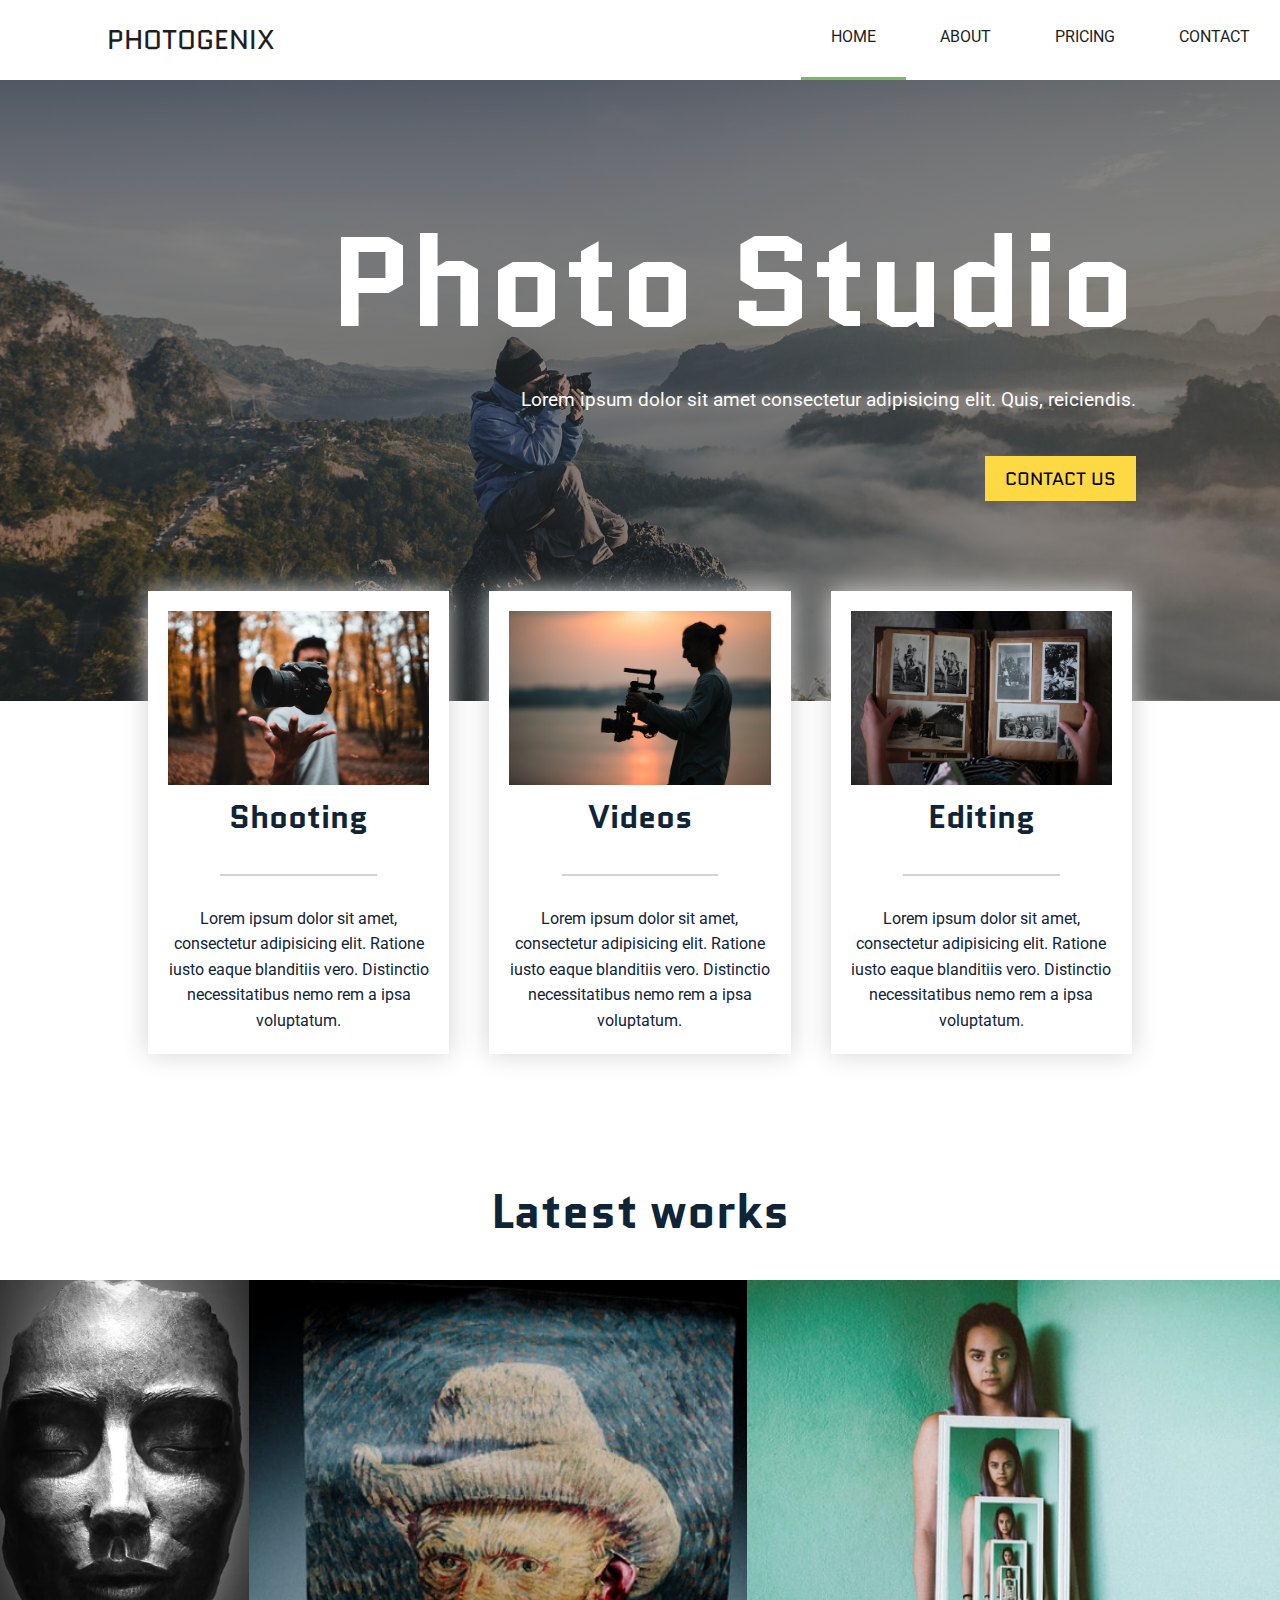
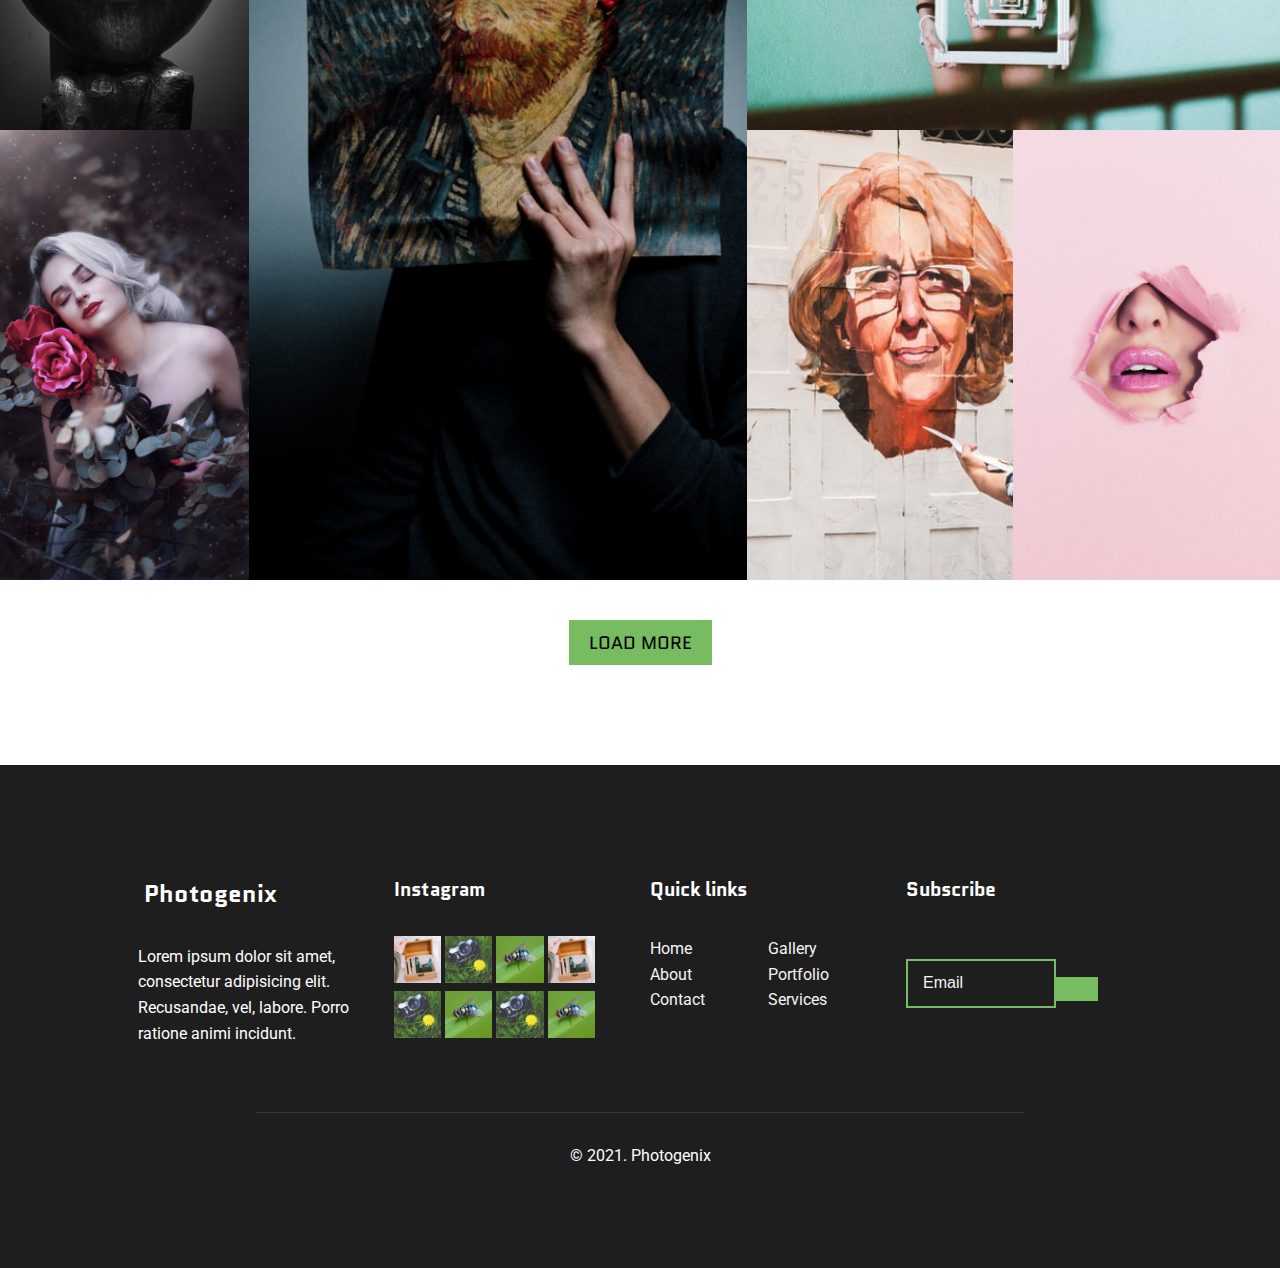
<file: index.html>
<!DOCTYPE html>
<html lang="en">
<head>
    <meta charset="UTF-8">
    <title>Photogenix</title>
    <meta name="viewport" content="width=device-width, initial-scale=1.0">
    <link rel="stylesheet" href="https://use.fontawesome.com/releases/v5.8.1/css/all.css" integrity="sha384-50oBUHEmvpQ+1lW4y57PTFmhCaXp0ML5d60M1M7uH2+nqUivzIebhndOJK28anvf" crossorigin="anonymous">
    <link rel="stylesheet" href="style.css">
</head>
<body>
    
    <!-- nav -->
    <nav>
        <a href="index.html" class="logo"><i class="fas fa-camera"></i>&nbsp;Photogenix</a>
        <ul>
            <li class="active"><a href="index.html">Home</a></li>
            <li><a href="about.html">About</a></li>
            <li><a href="pricing.html">Pricing</a></li>
            <li><a href="contact.html">Contact</a></li>
        </ul>
    </nav>
    <!-- header -->
    <header>
        <div class="container">
            <h1>Photo Studio</h1>
        <p>Lorem ipsum dolor sit amet consectetur adipisicing elit. Quis, reiciendis.</p>
        <button>Contact us</button>
        </div>
    </header>
    <!-- services -->
    <section class="services container">
        <article class="row">
            <div class="col-4">
                <div class="wrapper">
                    <img src="img/services1.jpg" alt="">
                    <div class="text">
                        <h3>Shooting</h3>
                        <p>Lorem ipsum dolor sit amet, consectetur adipisicing elit. Ratione iusto eaque blanditiis vero. Distinctio necessitatibus nemo rem a ipsa voluptatum.</p>
                    </div>
                </div>
            </div>
            <div class="col-4">
                <div class="wrapper">
                    <img src="img/services2.jpg" alt="">
                    <div class="text">
                        <h3>Videos</h3>
                        <p>Lorem ipsum dolor sit amet, consectetur adipisicing elit. Ratione iusto eaque blanditiis vero. Distinctio necessitatibus nemo rem a ipsa voluptatum.</p>
                    </div>
                </div>
            </div>
            <div class="col-4">
                <div class="wrapper">
                    <img src="img/services3.jpg" alt="">
                    <div class="text">
                        <h3>Editing</h3>
                        <p>Lorem ipsum dolor sit amet, consectetur adipisicing elit. Ratione iusto eaque blanditiis vero. Distinctio necessitatibus nemo rem a ipsa voluptatum.</p>
                    </div>
                </div>
            </div>
        </article>
    </section>
    <!-- works -->
    <section class="works">
        <h2>Latest works</h2>
        <div class="row">
            <div class="col-7">
                <div class="row">
                    <div class="col-4">
                        <div class="col works1"></div>
                        <div class="col works2"></div>
                    </div>
                    <div class="col-8">
                        <div class="col works3"></div>
                    </div>
                </div>
            </div>
            <div class="col-5">
                <div class="row">
                    <div class="col-12 works4"></div>
                </div>
                <div class="row">
                    <div class="col-6 works5"></div>
                    <div class="col-6 works6"></div>
                </div>
            </div>
        </div>
        <button>Load more</button>
    </section>
    <!-- footer -->
    <footer>
        <div class="container">
            <div class="row">
                <div class="col-3">
                    <h4><i class="fas fa-camera"></i>&nbsp;Photogenix</h4>
                    <p>Lorem ipsum dolor sit amet, consectetur adipisicing elit. Recusandae, vel, labore. Porro ratione animi incidunt.</p>
                    <a href=""><i class="fab fa-facebook-square"></i></a>
                    <a href=""><i class="fab fa-instagram"></i></a>
                    <a href=""><i class="fab fa-twitter"></i></a>
                    <a href=""><i class="fab fa-youtube-square"></i></a>
                </div>
                <div class="col-3">
                    <h5>Instagram</h5>
                    <img src="img/footer1.jpg" alt="">
                    <img src="img/footer2.jpg" alt="">
                    <img src="img/footer3.jpg" alt="">
                    <img src="img/footer1.jpg" alt="">
                    <img src="img/footer2.jpg" alt="">
                    <img src="img/footer3.jpg" alt="">
                    <img src="img/footer2.jpg" alt="">
                    <img src="img/footer3.jpg" alt="">
                </div>
                <div class="col-3">
                    <h5>Quick links</h5>
                    <div class="row">
                        <div class="col-6">
                            <ul>
                                <li><a href="index.html">Home</a></li>
                                <li><a href="about.html">About</a></li>
                                <li><a href="contact.html">Contact</a></li>
                            </ul>
                        </div>
                        <div class="col-6">
                            <ul>
                                <li><a href="">Gallery</a></li>
                                <li><a href="">Portfolio</a></li>
                                <li><a href="">Services</a></li>
                            </ul>
                        </div>
                    </div>
                </div>
                <div class="col-3">
                    <h5>Subscribe</h5>
                    <form>
                        <input type="email" placeholder="Email">
                        <button><i class="fas fa-paper-plane"></i></button>
                    </form>
                </div>
            </div>
        </div>
        <div class="row copy">
            <p>&copy; 2021. Photogenix</p>
        </div>
    </footer>
</body>
</html>
</file>
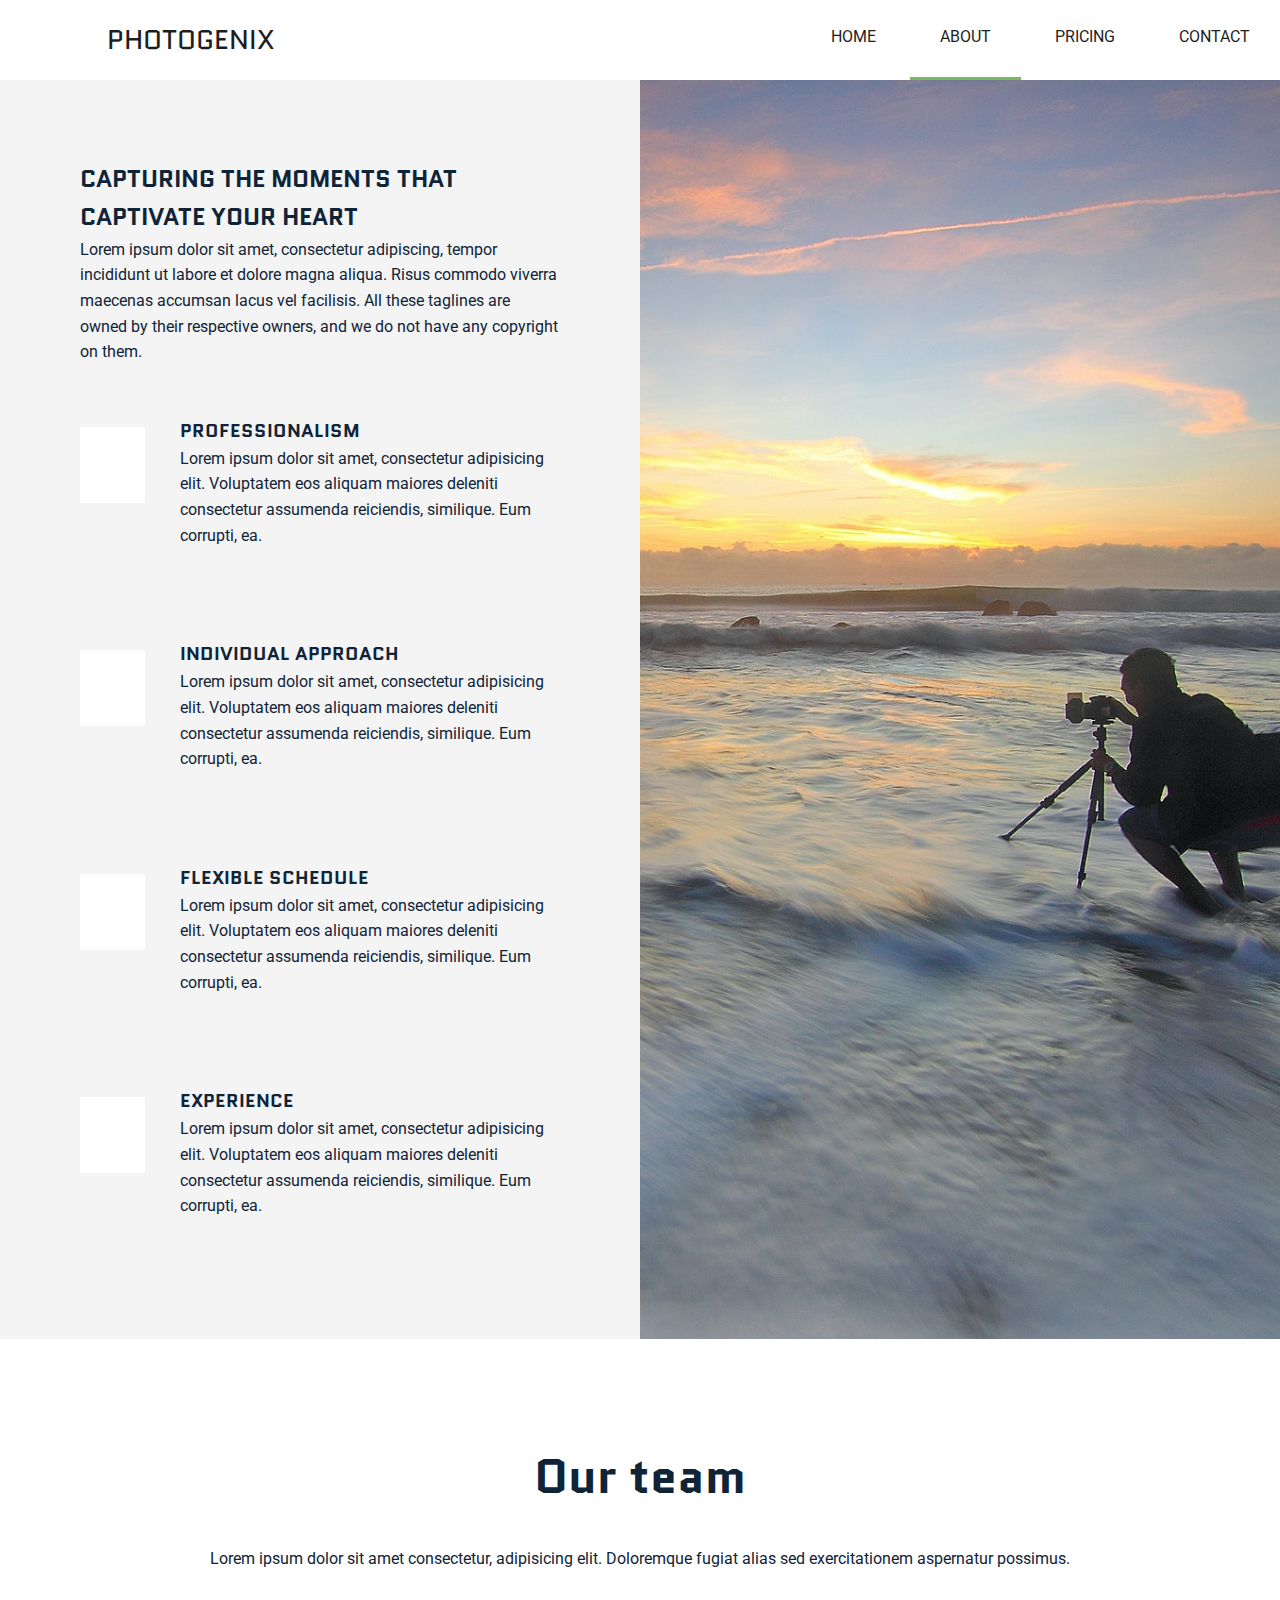
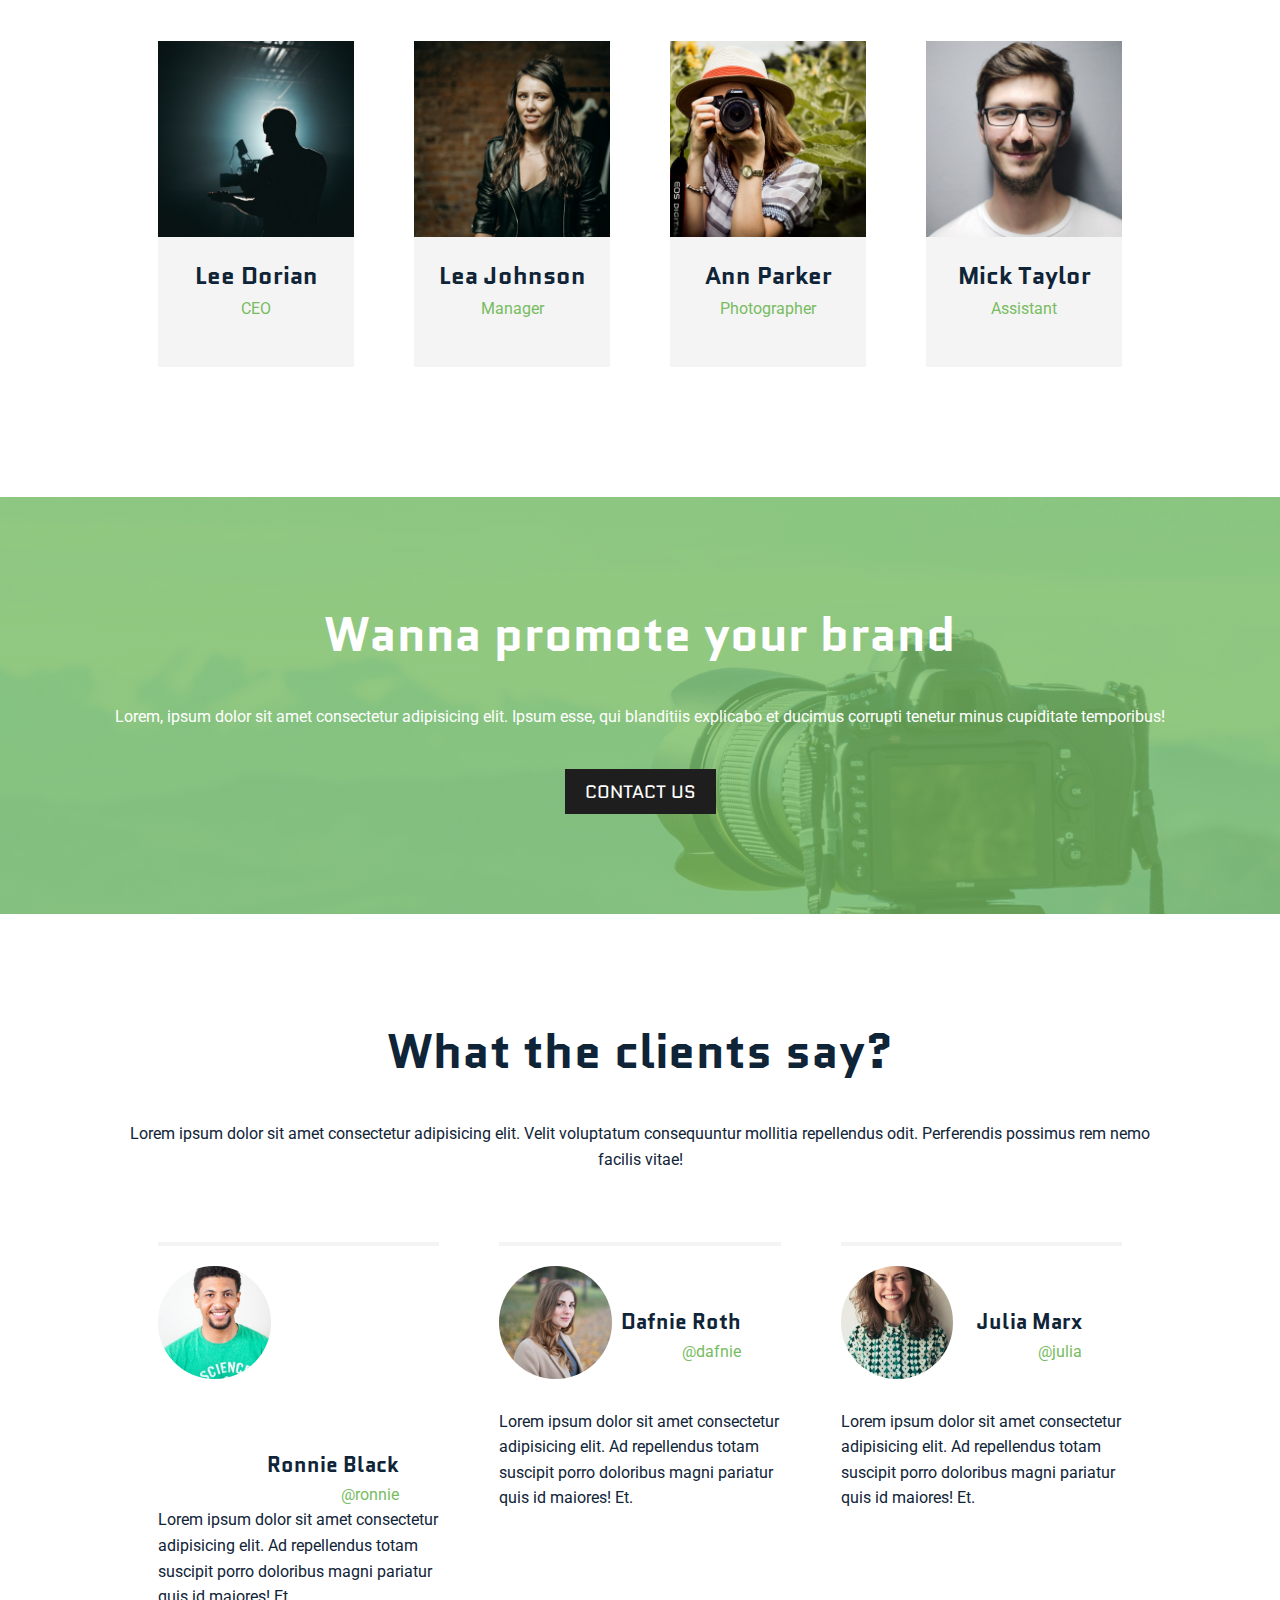
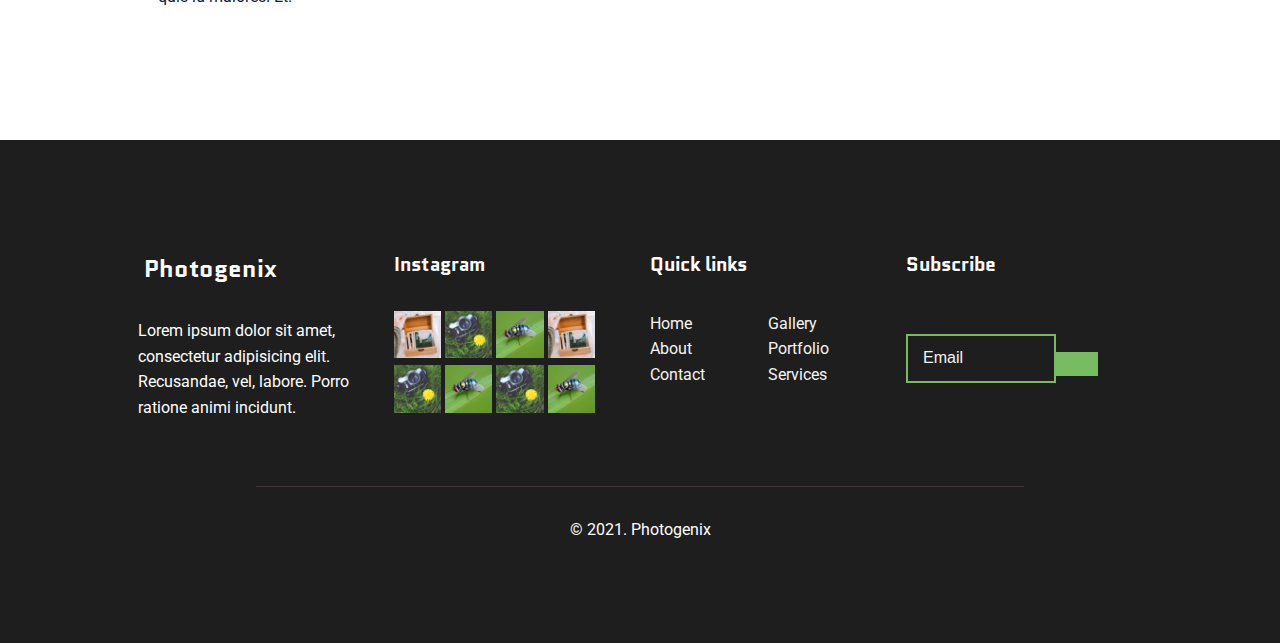
<file: about.html>
<!DOCTYPE html>
<html lang="en">
<head>
    <meta charset="UTF-8">
    <title>Photogenix</title>
    <meta name="viewport" content="width=device-width, initial-scale=1.0">
    <link rel="stylesheet" href="https://use.fontawesome.com/releases/v5.8.1/css/all.css" integrity="sha384-50oBUHEmvpQ+1lW4y57PTFmhCaXp0ML5d60M1M7uH2+nqUivzIebhndOJK28anvf" crossorigin="anonymous">
    <link rel="stylesheet" href="style.css">
</head>
<body>
    
    <!-- nav -->
    <nav>
        <a href="index.html" class="logo"><i class="fas fa-camera"></i>&nbsp;Photogenix</a>
        <ul>
            <li><a href="index.html">Home</a></li>
            <li class="active"><a href="about.html">About</a></li>
            <li><a href="pricing.html">Pricing</a></li>
            <li><a href="contact.html">Contact</a></li>
        </ul>
    </nav>

    <!-- about -->
    <section class="about">
        <div class="row">
            <div class="col-6">
                <h2>CAPTURING THE MOMENTS THAT CAPTIVATE YOUR HEART</h2>
                <p>Lorem ipsum dolor sit amet, consectetur adipiscing, tempor incididunt ut labore et dolore magna aliqua. Risus commodo viverra maecenas accumsan lacus vel facilisis. All these taglines are owned by their respective owners, and we do not have any copyright on them.</p>
                <div class="row">
                    <h3>PROFESSIONALISM</h3>
                    <p>Lorem ipsum dolor sit amet, consectetur adipisicing elit. Voluptatem eos aliquam maiores deleniti consectetur assumenda reiciendis, similique. Eum corrupti, ea.</p>
                </div>
                <div class="row">
                    <h3>INDIVIDUAL APPROACH</h3>
                    <p>Lorem ipsum dolor sit amet, consectetur adipisicing elit. Voluptatem eos aliquam maiores deleniti consectetur assumenda reiciendis, similique. Eum corrupti, ea.</p>
                </div>
                <div class="row">
                    <h3>FLEXIBLE SCHEDULE</h3>
                    <p>Lorem ipsum dolor sit amet, consectetur adipisicing elit. Voluptatem eos aliquam maiores deleniti consectetur assumenda reiciendis, similique. Eum corrupti, ea.</p>
                </div>
                <div class="row">
                    <h3>EXPERIENCE</h3>
                    <p>Lorem ipsum dolor sit amet, consectetur adipisicing elit. Voluptatem eos aliquam maiores deleniti consectetur assumenda reiciendis, similique. Eum corrupti, ea.</p>
                </div>
            </div>
            <div class="col-6"></div>
        </div>
    </section>
    
    <!-- team -->
    <section class="team container">
        <h2>Our team</h2>
        <p>Lorem ipsum dolor sit amet consectetur, adipisicing elit. Doloremque fugiat alias sed exercitationem aspernatur possimus.</p>
        <div class="row">
            <div class="col-3">
                <img src="img/team1.jpg" alt="">
                <div class="description">
                    <h4>Lee Dorian</h4>
                    <p>CEO</p>
                    <a href=""><i class="fab fa-facebook-square"></i></a>
                    <a href=""><i class="fab fa-instagram"></i></a>
                    <a href=""><i class="fab fa-twitter"></i></a>
                    <a href=""><i class="fab fa-linkedin"></i></a>
                </div>
            </div>
            <div class="col-3">
                <img src="img/team2.jpg" alt="">
                <div class="description">
                    <h4>Lea Johnson</h4>
                    <p>Manager</p>
                    <a href=""><i class="fab fa-facebook-square"></i></a>
                    <a href=""><i class="fab fa-instagram"></i></a>
                    <a href=""><i class="fab fa-twitter"></i></a>
                    <a href=""><i class="fab fa-linkedin"></i></a>
                </div>
            </div>
            <div class="col-3">
                <img src="img/team3.jpg" alt="">
                <div class="description">
                    <h4>Ann Parker</h4>
                    <p>Photographer</p>
                    <a href=""><i class="fab fa-facebook-square"></i></a>
                    <a href=""><i class="fab fa-instagram"></i></a>
                    <a href=""><i class="fab fa-twitter"></i></a>
                    <a href=""><i class="fab fa-linkedin"></i></a>
                </div>
            </div>
            <div class="col-3">
                <img src="img/team4.jpg" alt="">
                <div class="description">
                    <h4>Mick Taylor</h4>
                    <p>Assistant</p>
                    <a href=""><i class="fab fa-facebook-square"></i></a>
                    <a href=""><i class="fab fa-instagram"></i></a>
                    <a href=""><i class="fab fa-twitter"></i></a>
                    <a href=""><i class="fab fa-linkedin"></i></a>
                </div>
            </div>
        </div>
    </section>

    <!-- promote -->
    <section class="promote">
        <h2>Wanna promote your brand</h2>
        <p>Lorem, ipsum dolor sit amet consectetur adipisicing elit. Ipsum esse, qui blanditiis explicabo et ducimus corrupti tenetur minus cupiditate temporibus!</p>
        <button>Contact Us</button>
    </section>

    <!-- testimonials  -->
    <section class="testimonials container">
        <h2>What the clients say?</h2>
        <p>Lorem ipsum dolor sit amet consectetur adipisicing elit. Velit voluptatum consequuntur mollitia repellendus odit. Perferendis possimus rem nemo facilis vitae!</p>
        <article class="row">
            <div class="col-4">
                <img src="img/client1.jpg" alt="">
                <div class="hgroup">
                    <h3>Ronnie Black</h3>
                    <p>@ronnie</p>
                </div>
                <div class="clearfix"></div>
                <p>Lorem ipsum dolor sit amet consectetur adipisicing elit. Ad repellendus totam suscipit porro doloribus magni pariatur quis id maiores! Et.</p>
            </div>
            <div class="col-4">
                <img src="img/client2.jpg" alt="">
                <div class="hgroup">
                    <h3>Dafnie Roth</h3>
                    <p>@dafnie</p>
                </div>
                <div class="clearfix"></div>
                <p>Lorem ipsum dolor sit amet consectetur adipisicing elit. Ad repellendus totam suscipit porro doloribus magni pariatur quis id maiores! Et.</p>
            </div>
            <div class="col-4">
                <img src="img/client3.jpg" alt="">
                <div class="hgroup">
                    <h3>Julia Marx</h3>
                    <p>@julia</p>
                </div>
                <div class="clearfix"></div>
                <p>Lorem ipsum dolor sit amet consectetur adipisicing elit. Ad repellendus totam suscipit porro doloribus magni pariatur quis id maiores! Et.</p>
            </div>
        </article>
    </section>

    <!-- footer -->
    <footer>
        <div class="container">
            <div class="row">
                <div class="col-3">
                    <h4><i class="fas fa-camera"></i>&nbsp;Photogenix</h4>
                    <p>Lorem ipsum dolor sit amet, consectetur adipisicing elit. Recusandae, vel, labore. Porro ratione animi incidunt.</p>
                    <a href=""><i class="fab fa-facebook-square"></i></a>
                    <a href=""><i class="fab fa-instagram"></i></a>
                    <a href=""><i class="fab fa-twitter"></i></a>
                    <a href=""><i class="fab fa-youtube-square"></i></a>
                </div>
                <div class="col-3">
                    <h5>Instagram</h5>
                    <img src="img/footer1.jpg" alt="">
                    <img src="img/footer2.jpg" alt="">
                    <img src="img/footer3.jpg" alt="">
                    <img src="img/footer1.jpg" alt="">
                    <img src="img/footer2.jpg" alt="">
                    <img src="img/footer3.jpg" alt="">
                    <img src="img/footer2.jpg" alt="">
                    <img src="img/footer3.jpg" alt="">
                </div>
                <div class="col-3">
                    <h5>Quick links</h5>
                    <div class="row">
                        <div class="col-6">
                            <ul>
                                <li><a href="">Home</a></li>
                                <li><a href="">About</a></li>
                                <li><a href="">Contact</a></li>
                            </ul>
                        </div>
                        <div class="col-6">
                            <ul>
                                <li><a href="">Gallery</a></li>
                                <li><a href="">Portfolio</a></li>
                                <li><a href="">Services</a></li>
                            </ul>
                        </div>
                    </div>
                </div>
                <div class="col-3">
                    <h5>Subscribe</h5>
                    <form>
                        <input type="email" placeholder="Email">
                        <button><i class="fas fa-paper-plane"></i></button>
                    </form>
                </div>
            </div>
        </div>
        <div class="row copy">
            <p>&copy; 2021. Photogenix</p>
        </div>
    </footer>
</body>
</html>
</file>
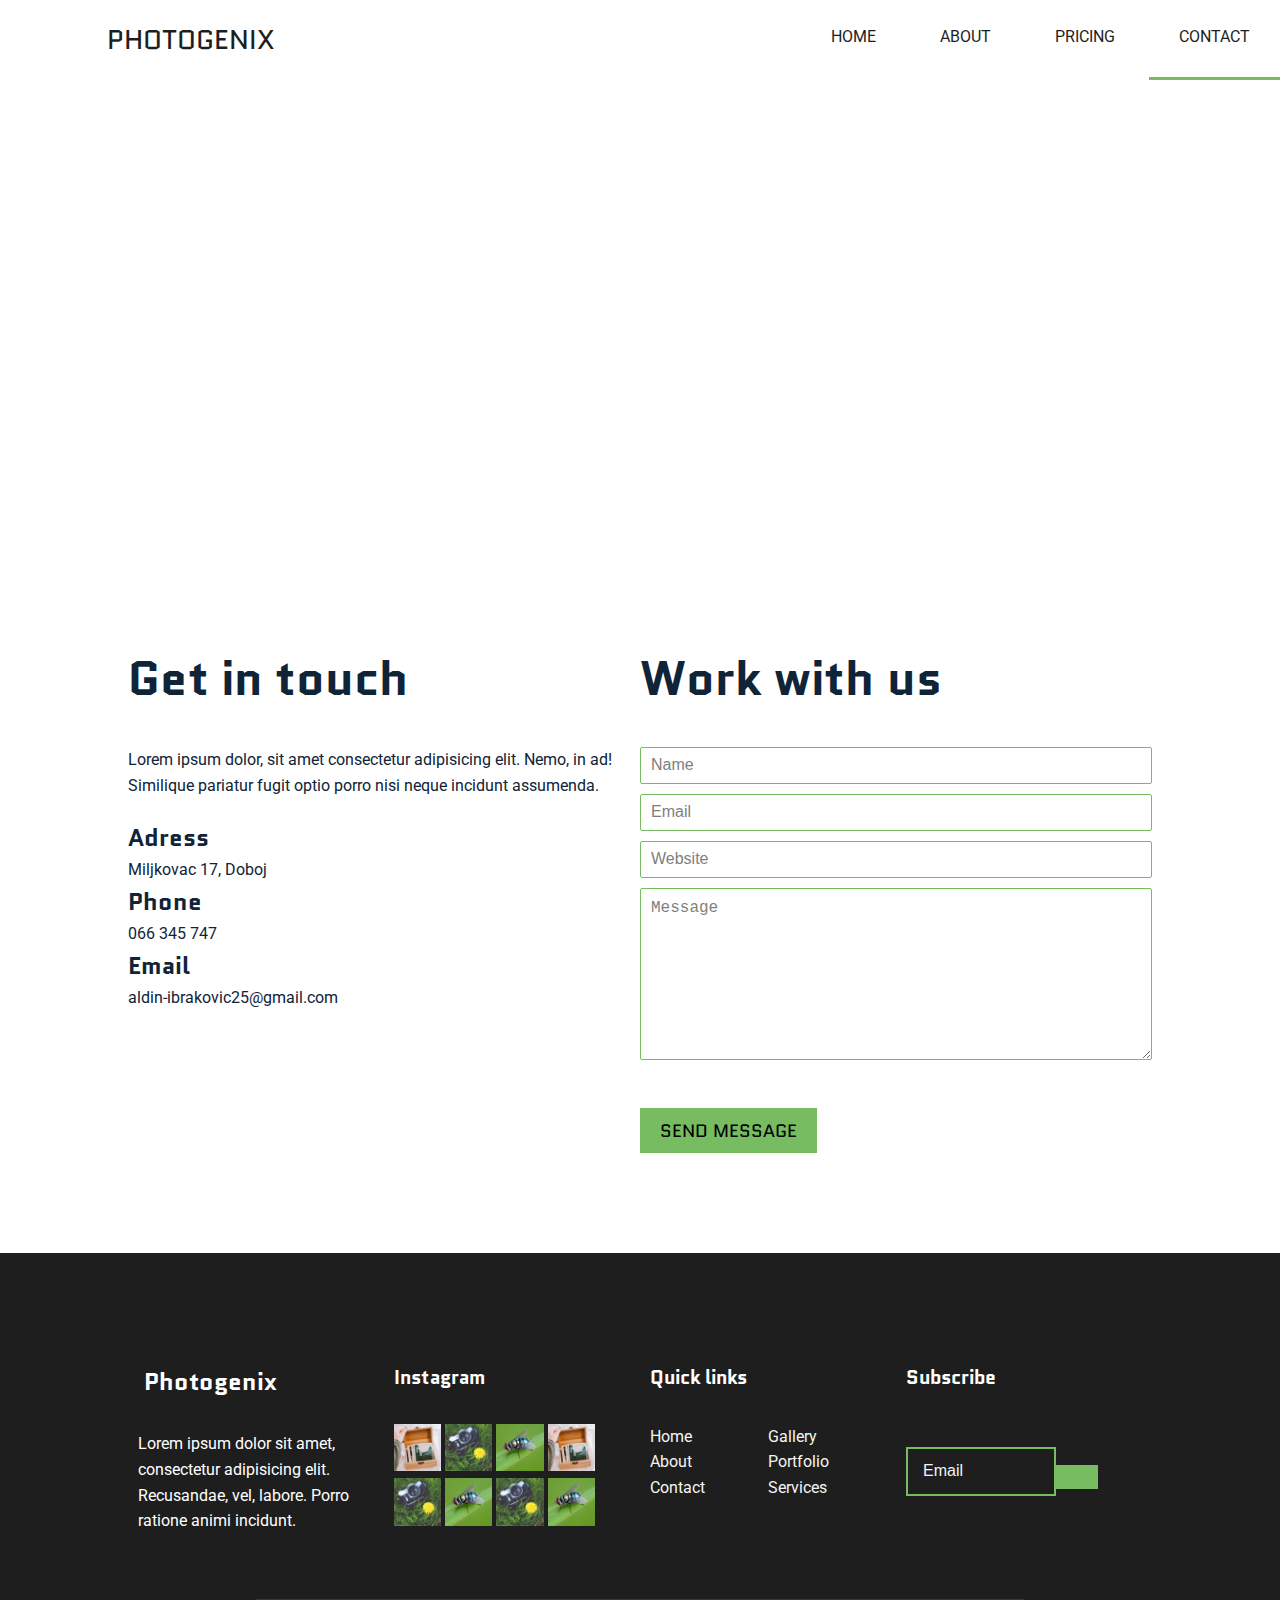
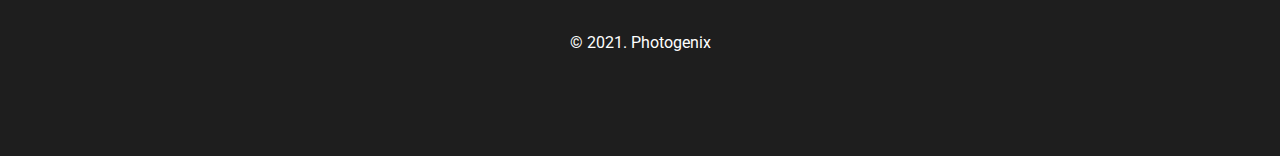
<file: contact.html>
<!DOCTYPE html>
<html lang="en">
<head>
    <meta charset="UTF-8">
    <title>Photogenix</title>
    <meta name="viewport" content="width=device-width, initial-scale=1.0">
    <link rel="stylesheet" href="https://use.fontawesome.com/releases/v5.8.1/css/all.css" integrity="sha384-50oBUHEmvpQ+1lW4y57PTFmhCaXp0ML5d60M1M7uH2+nqUivzIebhndOJK28anvf" crossorigin="anonymous">
    <link rel="stylesheet" href="style.css">
</head>
<body>
    
    <!-- nav -->
    <nav>
        <a href="index.html" class="logo"><i class="fas fa-camera"></i>&nbsp;Photogenix</a>
        <ul>
            <li><a href="index.html">Home</a></li>
            <li><a href="about.html">About</a></li>
            <li><a href="pricing.html">Pricing</a></li>
            <li class="active"><a href="contact.html">Contact</a></li>
        </ul>
    </nav>
    
    <section class="map">
        <iframe src="https://www.google.com/maps/embed?pb=!1m18!1m12!1m3!1d11339.315047129383!2d18.05204448921071!3d44.72310621558507!2m3!1f0!2f0!3f0!3m2!1i1024!2i768!4f13.1!3m3!1m2!1s0x475e8178af08fe4f%3A0xbe4fe5574d8dc9c!2sMiljkovac!5e0!3m2!1sen!2sba!4v1620302360502!5m2!1sen!2sba" width="100%" height="450" style="border:0;" allowfullscreen="" loading="lazy"></iframe>
    </section>

    <section class="contact container">
        <div class="row">
            <div class="col-6">
                <h2>Get in touch</h2>
                <p>Lorem ipsum dolor, sit amet consectetur adipisicing elit. Nemo, in ad! Similique pariatur fugit optio porro nisi neque incidunt assumenda.</p>
                <div class="row">
                    <div class="col-1">
                        <i class="fas fa-map-marker-alt"></i>
                    </div>
                    <div class="col-11">
                        <h5>Adress</h5>
                        <p>Miljkovac 17, Doboj</p>
                    </div>
                </div>
                <div class="row">
                    <div class="col-1">
                        <i class="fas fa-phone"></i>
                    </div>
                    <div class="col-11">
                        <h5>Phone</h5>
                        <p>066 345 747</p>
                    </div>
                </div>
                <div class="row">
                    <div class="col-1">
                        <i class="fas fa-envelope"></i>
                    </div>
                    <div class="col-11">
                        <h5>Email</h5>
                        <p>aldin-ibrakovic25@gmail.com</p>
                    </div>
                </div>
            </div>
            <div class="col-6">
                <h2>Work with us</h2>
                <form>
                    <input type="text" placeholder="Name">
                    <input type="email" placeholder="Email">
                    <input type="text" placeholder="Website">
                    <textarea cols="30" rows="10" placeholder="Message"></textarea>
                    <button>Send message</button>
                </form>
            </div>
        </div>
    </section>
    
    <!-- footer -->
    <footer>
        <div class="container">
            <div class="row">
                <div class="col-3">
                    <h4><i class="fas fa-camera"></i>&nbsp;Photogenix</h4>
                    <p>Lorem ipsum dolor sit amet, consectetur adipisicing elit. Recusandae, vel, labore. Porro ratione animi incidunt.</p>
                    <a href=""><i class="fab fa-facebook-square"></i></a>
                    <a href=""><i class="fab fa-instagram"></i></a>
                    <a href=""><i class="fab fa-twitter"></i></a>
                    <a href=""><i class="fab fa-youtube-square"></i></a>
                </div>
                <div class="col-3">
                    <h5>Instagram</h5>
                    <img src="img/footer1.jpg" alt="">
                    <img src="img/footer2.jpg" alt="">
                    <img src="img/footer3.jpg" alt="">
                    <img src="img/footer1.jpg" alt="">
                    <img src="img/footer2.jpg" alt="">
                    <img src="img/footer3.jpg" alt="">
                    <img src="img/footer2.jpg" alt="">
                    <img src="img/footer3.jpg" alt="">
                </div>
                <div class="col-3">
                    <h5>Quick links</h5>
                    <div class="row">
                        <div class="col-6">
                            <ul>
                                <li><a href="">Home</a></li>
                                <li><a href="">About</a></li>
                                <li><a href="">Contact</a></li>
                            </ul>
                        </div>
                        <div class="col-6">
                            <ul>
                                <li><a href="">Gallery</a></li>
                                <li><a href="">Portfolio</a></li>
                                <li><a href="">Services</a></li>
                            </ul>
                        </div>
                    </div>
                </div>
                <div class="col-3">
                    <h5>Subscribe</h5>
                    <form>
                        <input type="email" placeholder="Email">
                        <button><i class="fas fa-paper-plane"></i></button>
                    </form>
                </div>
            </div>
        </div>
        <div class="row copy">
            <p>&copy; 2021. Photogenix</p>
        </div>
    </footer>
</body>
</html>
</file>
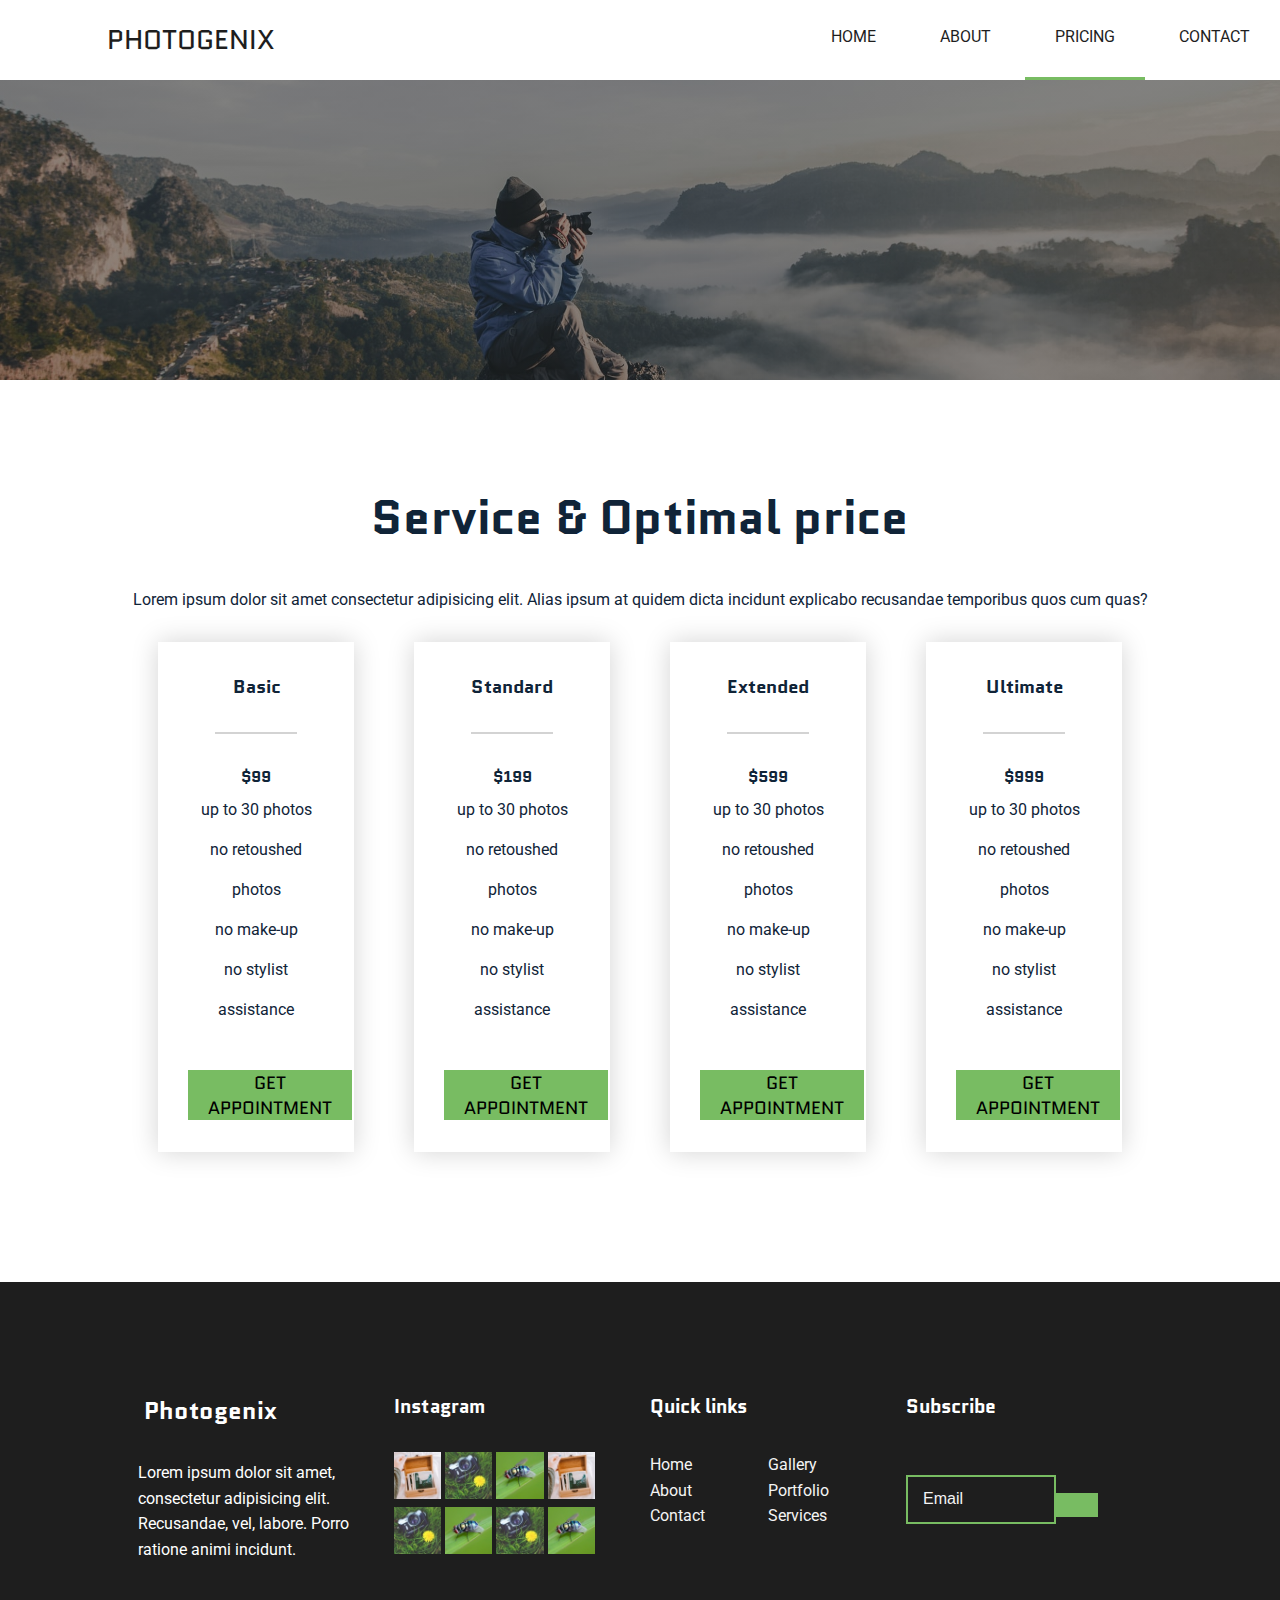
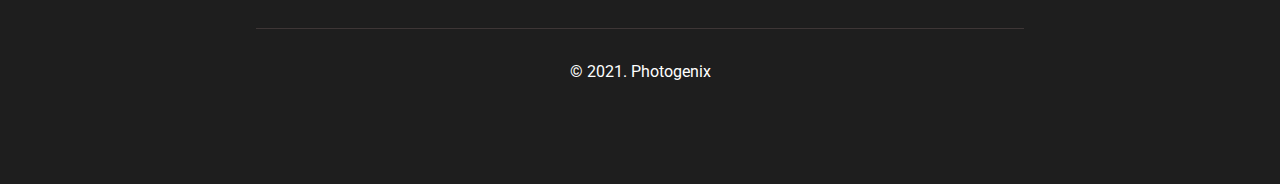
<file: pricing.html>
<!DOCTYPE html>
<html lang="en">
<head>
    <meta charset="UTF-8">
    <title>Photogenix</title>
    <meta name="viewport" content="width=device-width, initial-scale=1.0">
    <link rel="stylesheet" href="https://use.fontawesome.com/releases/v5.8.1/css/all.css" integrity="sha384-50oBUHEmvpQ+1lW4y57PTFmhCaXp0ML5d60M1M7uH2+nqUivzIebhndOJK28anvf" crossorigin="anonymous">
    <link rel="stylesheet" href="style.css">
</head>
<body>
    
    <!-- nav -->
    <nav>
        <a href="index.html" class="logo"><i class="fas fa-camera"></i>&nbsp;Photogenix</a>
        <ul>
            <li><a href="index.html">Home</a></li>
            <li><a href="about.html">About</a></li>
            <li class="active"><a href="pricing.html">Pricing</a></li>
            <li><a href="contact.html">Contact</a></li>
        </ul>
    </nav>

    <!-- pricingHeader -->
    <header></header>
    
        <!-- pricing -->
        <section class="pricing container">
            <h2>Service & Optimal price</h2>
            <p>Lorem ipsum dolor sit amet consectetur adipisicing elit. Alias ipsum at quidem dicta incidunt explicabo recusandae temporibus quos cum quas?</p>
            <article class="row">
                <div class="col-3">
                    <div class="wrapper">
                        <h3>Basic</h3>
                        <h4>$99</h4>
                        <ul>
                            <li>up to 30 photos</li>
                            <li>no retoushed photos</li>
                            <li>no make-up</li>
                            <li>no stylist assistance</li>
                        </ul>
                        <button>get appointment</button>
                    </div>
                </div>
                <div class="col-3">
                    <div class="wrapper">
                        <h3>Standard</h3>
                        <h4>$199</h4>
                        <ul>
                            <li>up to 30 photos</li>
                            <li>no retoushed photos</li>
                            <li>no make-up</li>
                            <li>no stylist assistance</li>
                        </ul>
                        <button>get appointment</button>
                    </div>
                </div>
                <div class="col-3">
                    <div class="wrapper">
                        <h3>Extended</h3>
                        <h4>$599</h4>
                        <ul>
                            <li>up to 30 photos</li>
                            <li>no retoushed photos</li>
                            <li>no make-up</li>
                            <li>no stylist assistance</li>
                        </ul>
                        <button>get appointment</button>
                    </div>
                </div>
                <div class="col-3">
                    <div class="wrapper">
                        <h3>Ultimate</h3>
                        <h4>$999</h4>
                        <ul>
                            <li>up to 30 photos</li>
                            <li>no retoushed photos</li>
                            <li>no make-up</li>
                            <li>no stylist assistance</li>
                        </ul>
                        <button>get appointment</button>
                    </div>
                </div>
            </article>
        </section>

    <!-- footer -->
    <footer>
        <div class="container">
            <div class="row">
                <div class="col-3">
                    <h4><i class="fas fa-camera"></i>&nbsp;Photogenix</h4>
                    <p>Lorem ipsum dolor sit amet, consectetur adipisicing elit. Recusandae, vel, labore. Porro ratione animi incidunt.</p>
                    <a href=""><i class="fab fa-facebook-square"></i></a>
                    <a href=""><i class="fab fa-instagram"></i></a>
                    <a href=""><i class="fab fa-twitter"></i></a>
                    <a href=""><i class="fab fa-youtube-square"></i></a>
                </div>
                <div class="col-3">
                    <h5>Instagram</h5>
                    <img src="img/footer1.jpg" alt="">
                    <img src="img/footer2.jpg" alt="">
                    <img src="img/footer3.jpg" alt="">
                    <img src="img/footer1.jpg" alt="">
                    <img src="img/footer2.jpg" alt="">
                    <img src="img/footer3.jpg" alt="">
                    <img src="img/footer2.jpg" alt="">
                    <img src="img/footer3.jpg" alt="">
                </div>
                <div class="col-3">
                    <h5>Quick links</h5>
                    <div class="row">
                        <div class="col-6">
                            <ul>
                                <li><a href="">Home</a></li>
                                <li><a href="">About</a></li>
                                <li><a href="">Contact</a></li>
                            </ul>
                        </div>
                        <div class="col-6">
                            <ul>
                                <li><a href="">Gallery</a></li>
                                <li><a href="">Portfolio</a></li>
                                <li><a href="">Services</a></li>
                            </ul>
                        </div>
                    </div>
                </div>
                <div class="col-3">
                    <h5>Subscribe</h5>
                    <form>
                        <input type="email" placeholder="Email">
                        <button><i class="fas fa-paper-plane"></i></button>
                    </form>
                </div>
            </div>
        </div>
        <div class="row copy">
            <p>&copy; 2021. Photogenix</p>
        </div>
    </footer>
</body>
</html>
</file>
<file: style.css>
@import url('https://fonts.googleapis.com/css?family=Quantico:400,700%7CRoboto:300,400&display=swap');
:root {
    --crna: #1e1e1e;  /* rgba(30, 30, 30, .9) */
    --zelena: #78bc62; /* rgb(120, 188, 98) */
    --zuta: #ffd944;   /* rgb(255, 217, 68) */
    --siva: #102438;
    --svetloSiva: #f4f4f4;
    --bela: #fff;
    --padding: 100px 0;
    --headings: 3rem;
    --fontSize: 16px;
    --transition: .3s ease;
}
/***************
basic styles
***************/
* {
    margin: 0;
    padding: 0;
    box-sizing: border-box;
}
body {
    font-family: 'Roboto',sans-serif;
    font-size: var(--fontSize);
    line-height: 1.6;
    color: var(--siva);
}
h1,h2,h3,h4,h5,h6 {
    font-family: 'Quantico', sans-serif;
}
a {
    text-decoration: none;
}
a:hover {
    transition: var(--transition);
}
button {
    padding: 10px 20px;
    border: none;
    font-size: 1.1rem;
    font-family: 'Quantico', sans-serif;
    text-transform: uppercase;
    margin-top: 40px;
    cursor: pointer;
}
button:hover {
    transition: var(--transition);
}
.container {
    width: 80%;
    margin: auto;
}
h2 {
    font-size: 3rem;
    margin-bottom: 30px;
}
ul {
    list-style: none;
}
/***************
grid sistem
***************/
.row {
    width: 100%;
}
.row::after {
    display: block;
    content: ""; 
    clear: both;
}
.col-1 {width: 8.33%;}
.col-2 {width: 16.66%;}
.col-3 {width: 25%;}
.col-4 {width: 33.33%;}
.col-5 {width: 41.66%;}
.col-6 {width: 50%;}
.col-7 {width: 58.33%;}
.col-8 {width: 66.66%;}
.col-9 {width: 75%;}
.col-10 {width: 83.33%;}
.col-11 {width: 91.66%;}
.col-12 {width: 100%;}
.col-pet {width: 20%;}
[class*="col-"] {
    float: left;
}
/***************
nav
***************/
nav {
    height: 80px;
    line-height: 80px;
}
nav .logo {
    float: left;
    text-transform: uppercase;
    font-size: 1.7rem;
    font-family: 'Quantico', sans-serif;
    color: var(--crna);
    padding-left: 100px;
}
nav ul {
    float: right;
}
nav ul li {
    display: inline-block;
    transition: var(--transition);
    border-bottom: 3px solid transparent;
    position: relative;
    top: -3px;
}
nav i {
    color: var(--zelena);
}
nav ul li a {
    padding: 0 30px;
    color: var(--crna);
    text-transform: uppercase;
}
.active {
    border-bottom: 3px solid var(--zelena);
}
nav ul li:hover {
    border-bottom: 3px solid var(--zelena);
}
/***************
footer
***************/
footer {
    background: var(--crna);
    padding: var(--padding);
    color: var(--bela);
}
footer ul li {
    list-style: none;
}
footer .col-3 {
    padding: 10px;
}
footer img {
    width: 20%;
    transition: var(--transition);
}
footer img:hover {
    opacity: .8;
}
footer a {
    color: var(--svetloSiva);
    margin-right: 10px;
    transition: var(--transition);
}
footer a:hover {
    color: var(--zelena);
}
footer i {
    color: var(--zelena);
}
footer i:hover {
    color: var(--zuta);
}
footer h4 {
    font-size: 1.5rem;
    padding-bottom: 30px;
}
footer h5 {
    font-size: 1.2rem;
    padding-bottom: 30px;
}
footer input {
    padding: 15px;
    border: 2px solid var(--zelena);
    background: var(--crna);
    width: 150px;
}
::placeholder {
    color: var(--svetloSiva);
    font-size: 1rem;
}
footer button {
    background: var(--zelena);
    transition: var(--transtion);
    border: 2px solid var(--zelena);
    position: relative;
    left: -6px;
    top: 1px;
}
footer button i {
    color: var(--crna);
}
footer button i:hover {
    color: var(--bela);
}
footer .copy {
    text-align: center;
}
footer .copy::before {
    content: "";
    display: block;
    background: #3e3636;
    height: 1px;
    width: 60%;
    margin: 30px auto;
}
/*******************************
H O M E
*******************************/
/***************
header
***************/
header {
    background-image: linear-gradient(rgba(30, 30, 30, .5), rgba(30, 30, 30, .5)),url(img/header.jpg);
    background-position: center;
    background-size: cover;
    padding: 100px 20px 200px 20px;
    text-align: right;
    color: var(--bela);
}
header h1 {
    font-size: 8rem;
}
header p {
    font-size: 1.2rem;
}
header button {
    background: var(--zuta);
}
header button:hover {
    background: var(--zelena);
}
/***************
services
***************/
.services img {
    width: 100%;
}
.services .wrapper {
    box-shadow: 0 0 25px lightgray;
    margin: -110px 20px 20px 20px;
    padding: 20px;
    transition: var(--transition);
    background: var(--bela);
}
.services .wrapper:hover {
    box-shadow: 0 0 25px gray;
}
.services .text {
    text-align: center;
}
.services .text h3 {
    font-size: 2rem;
}
.services .text h3::after,
.pricing h3::after {
    display: block;
    content: "";
    margin: 30px auto;
    height: 2px;
    width: 60%;
    background: lightgray;
}
/***************
works
***************/
.works {
    padding: var(--padding);
    text-align: center;
}
.works .col,
.works .col-12,
.works .col-6 {
    background-position: center;
    background-size: cover;
    transition: var(--transition);
}
.works .col:hover,
.works .col-12:hover,
.works .col-6:hover {
    opacity: .8;
}
.works1 {
    background-image: url(img/works1.jpg);
    height: 50vh;
}
.works2 {
    background-image: url(img/works2.jpg);
    height: 50vh;
}
.works3 {
    background-image: url(img/works3.jpg);
    height: 100vh;
}
.works4 {
    background-image: url(img/works4.jpg);
    height: 50vh;
}
.works5 {
    background-image: url(img/works5.jpg);
    height: 50vh;
}
.works6 {
    background-image: url(img/works6.jpg);
    height: 50vh;
}
.works button {
    background: var(--zelena);
}
.works button:hover {
    background: var(--zuta);
}
/*******************************
A B O U T
*******************************/
/***************
about
***************/
.about {
    background-image: url(img/about1.jpg);
    background-position: center;
    background-size: cover;
}
.about .col-6:first-child {
    background: var(--svetloSiva);
    padding: 80px;
}
.about .col-6:first-child .row {
    padding-bottom: 40px;
    padding-left: 100px;
}
.about .col-6:first-child .row::before {
    font-family: "Font Awesome 5 Free"; 
    content: "\f007";
    color: var(--zelena);
    background: var(--bela);
    font-size: 2rem;
    padding: 20px;
    position: relative;
    top: 75px;
    left: -100px;
}
.about h2 {
    font-size: 1.5rem;
    margin-bottom: 0px;

}  
/***************
team
***************/
.team {
    padding: var(--padding);
    text-align: center;
}
.team img {
    width: 100%;
    display: block;
}
.team h2 + p {
    padding-bottom: 40px;
}
.team .col-3 {
    padding: 30px;
}
.team .description {
    background: var(--svetloSiva);
    padding: 20px;
}
.team .description h4 {
    font-size: 1.5rem;
}
.team .description p {
    color: var(--zelena);
}
.team i {
    color: gray;
    margin: 10px;
    transition: var(--transition);
}
.team i:hover {
    color: var(--zuta);
}
/***************
promote
***************/
.promote {
    background-image: linear-gradient(rgba(120, 188, 98,.8), rgba(120, 188, 98,.8)), url(img/promote.jpg);
    background-position: top;
    background-size: cover;
    padding: var(--padding);
    text-align: center;
    color: var(--bela);
}
.promote button {
    background: var(--crna);
    color: var(--bela);
}
.promote button:hover {
    background: var(--bela);
    color: var(--crna);
}
/***************
testimonials
***************/
.testimonials {
    padding: var(--padding);
}
.testimonials h2 {
    text-align: center;
}
.testimonials h2 + p {
    text-align: center;
    padding-bottom: 40px;
}
.testimonials img {
    width: 40%;
    float: left;
    border-radius: 50%;
    margin-bottom: 30px;
}
.testimonials .hgroup {
    float: right;
    text-align: right;
    padding-top: 40px;
    padding-right: 40px;
}
.testimonials .col-4::before {
    content: "";
    display: block;
    height: 4px;
    background: var(--svetloSiva);
    margin-bottom: 20px;
}
.clearfix {
    clear: both;
}
.testimonials .col-4 {
    padding: 30px;
}
.testimonials h3 {
    font-size: 1.3rem;
}
.testimonials .hgroup p {
    color: var(--zelena);
}
/*******************************
P R I C I N G
*******************************/
/***************
pricing
***************/
.pricing {
    padding: var(--padding);
    text-align: center;
}
.pricing .wrapper {
    margin: 30px;
    box-shadow: 0 0 25px lightgray;
    padding: 30px;
    transition: var(--transition);
}
.pricing .wrapper:hover {
    box-shadow: 0 0 25px gray;
}
.pricing ul li {
    line-height: 2.5;
}
.pricing button {   
    padding: 0px 20px;
    border: none;
    font-size: 1.1rem;
    font-family: 'Quantico', sans-serif;
    text-transform: uppercase;
    margin-top: 40px;
    cursor: pointer;
}
.pricing button {
    background: var(--zelena);
}
.pricing button:hover {
    background: var(--crna);
    color: var(--bela);
}

/*******************************
C O N T A C T
*******************************/
/***************
contact
***************/
.contact {
    padding: var(--padding);
}
.contact i {
    font-size: 2rem;
    color: var(--zelena);
    margin-top: 10px;
}
.contact h2 + p {
    padding-bottom: 20px;
}
.contact h5 {
    font-size: 1.5rem;
}
.contact form input {
    width: 100%;
    margin-bottom: 10px;
    border: 1px solid var(--zelena);
    border-radius: 2px;
    padding: 10px;
}
.contact form textarea {
    width: 100%;
    border: 1px solid var(--zelena);
    border-radius: 2px;
    padding: 10px;
}
.contact ::placeholder {
    color: gray;
}
.contact :focus {
    background: var(--zelena);
}
.contact button {
    background: var(--zelena);
}
.contact button:hover {
    background: var(--zuta);
}
/***************
responsive
***************/
@media(max-width: 767px) {
    [class*="col-"] {
        width: 100%;
    }
}
</file>
